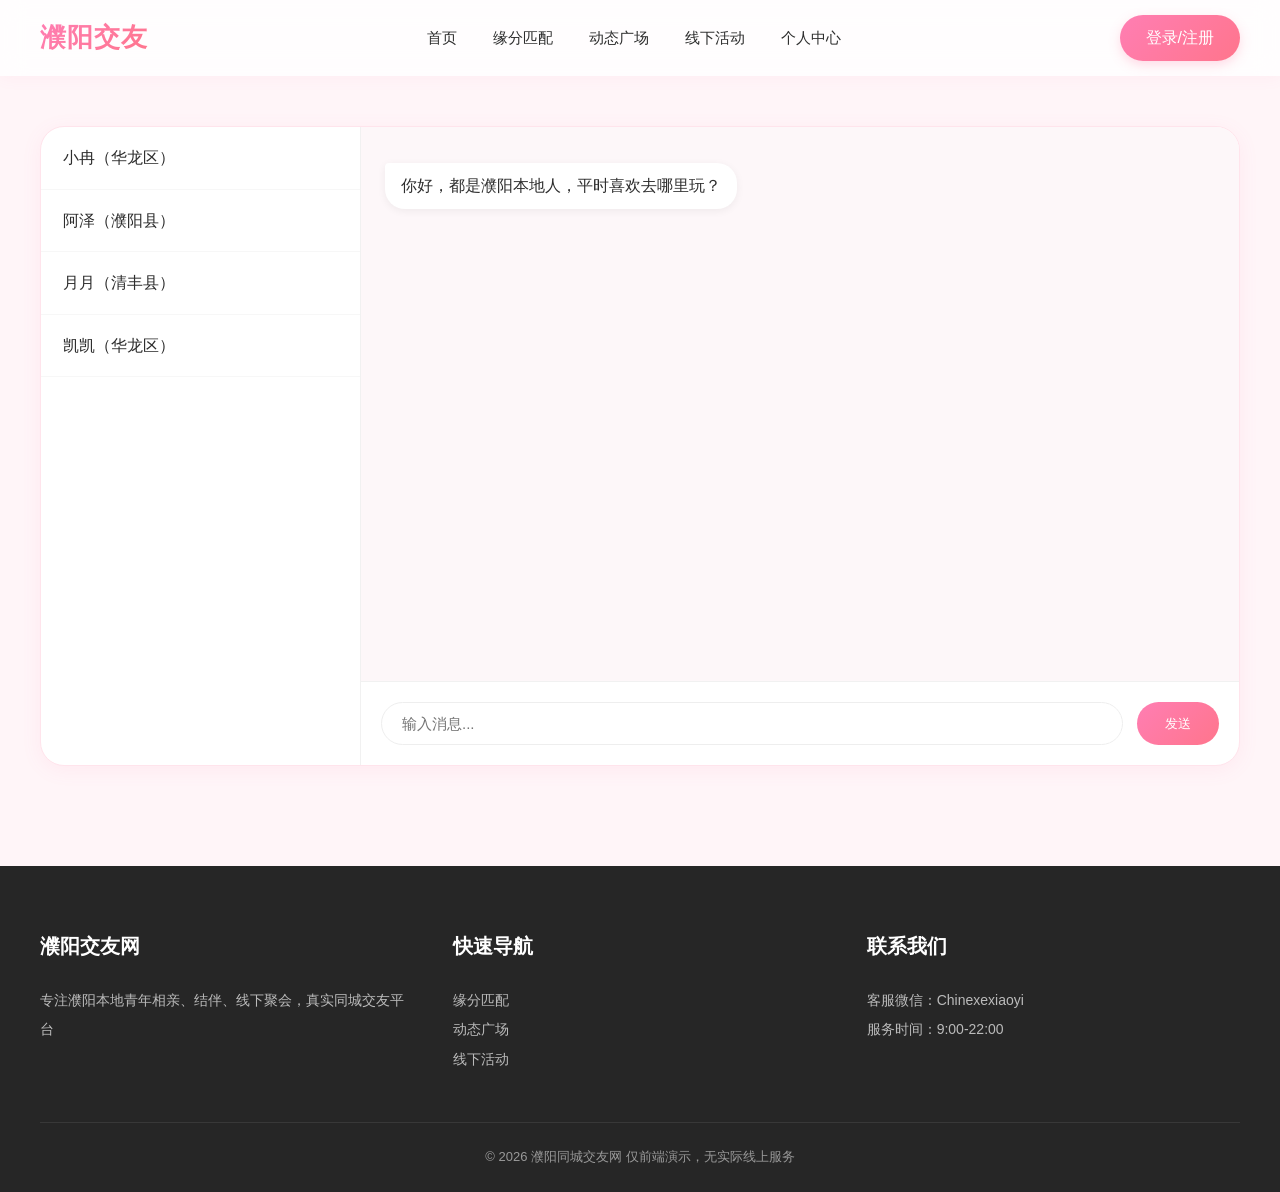
<file: chat.html>
<!DOCTYPE html>
<html lang="zh-CN">
<head>
    <meta charset="UTF-8">
    <meta name="viewport" content="width=device-width, initial-scale=1.0">
    <title>私信聊天 - 濮阳交友网</title>
    <link rel="stylesheet" href="css/main.css">
</head>
<body>
<header>
    <div class="container nav-wrap">
        <a href="index.html" class="logo">濮阳交友</a>
        <ul class="nav-list">
            <li><a href="index.html">首页</a></li>
            <li><a href="match.html">缘分匹配</a></li>
            <li><a href="square.html">动态广场</a></li>
            <li><a href="activity.html">线下活动</a></li>
            <li><a href="user.html">个人中心</a></li>
        </ul>
        <a href="login.html" class="login-btn">登录/注册</a>
    </div>
</header>

<div class="container">
    <div class="chat-wrap">
        <div class="chat-left">
            <div class="chat-user-item">小冉（华龙区）</div>
            <div class="chat-user-item">阿泽（濮阳县）</div>
            <div class="chat-user-item">月月（清丰县）</div>
            <div class="chat-user-item">凯凯（华龙区）</div>
        </div>
        <div class="chat-right">
            <div class="chat-content" id="chatBox">
                <div class="msg-other"><span>你好，都是濮阳本地人，平时喜欢去哪里玩？</span></div>
            </div>
            <div class="chat-input">
                <input type="text" id="msgInput" placeholder="输入消息...">
                <button onclick="sendMsg()">发送</button>
            </div>
        </div>
    </div>
</div>

<footer>
    <div class="container">
        <div class="foot-row">
            <div class="foot-col">
                <h3>濮阳交友网</h3>
                <p>专注濮阳本地青年相亲、结伴、线下聚会，真实同城交友平台</p>
            </div>
            <div class="foot-col">
                <h3>快速导航</h3>
                <p><a href="match.html">缘分匹配</a></p>
                <p><a href="square.html">动态广场</a></p>
                <p><a href="activity.html">线下活动</a></p>
            </div>
            <div class="foot-col">
                <h3>联系我们</h3>
                <p>客服微信：Chinexexiaoyi</p>
                <p>服务时间：9:00-22:00</p>
            </div>
        </div>
        <div class="copyright">
            © 2026 濮阳同城交友网 仅前端演示，无实际线上服务
        </div>
    </div>
</footer>

<script src="js/app.js"></script>
</body>
</html>
</file>
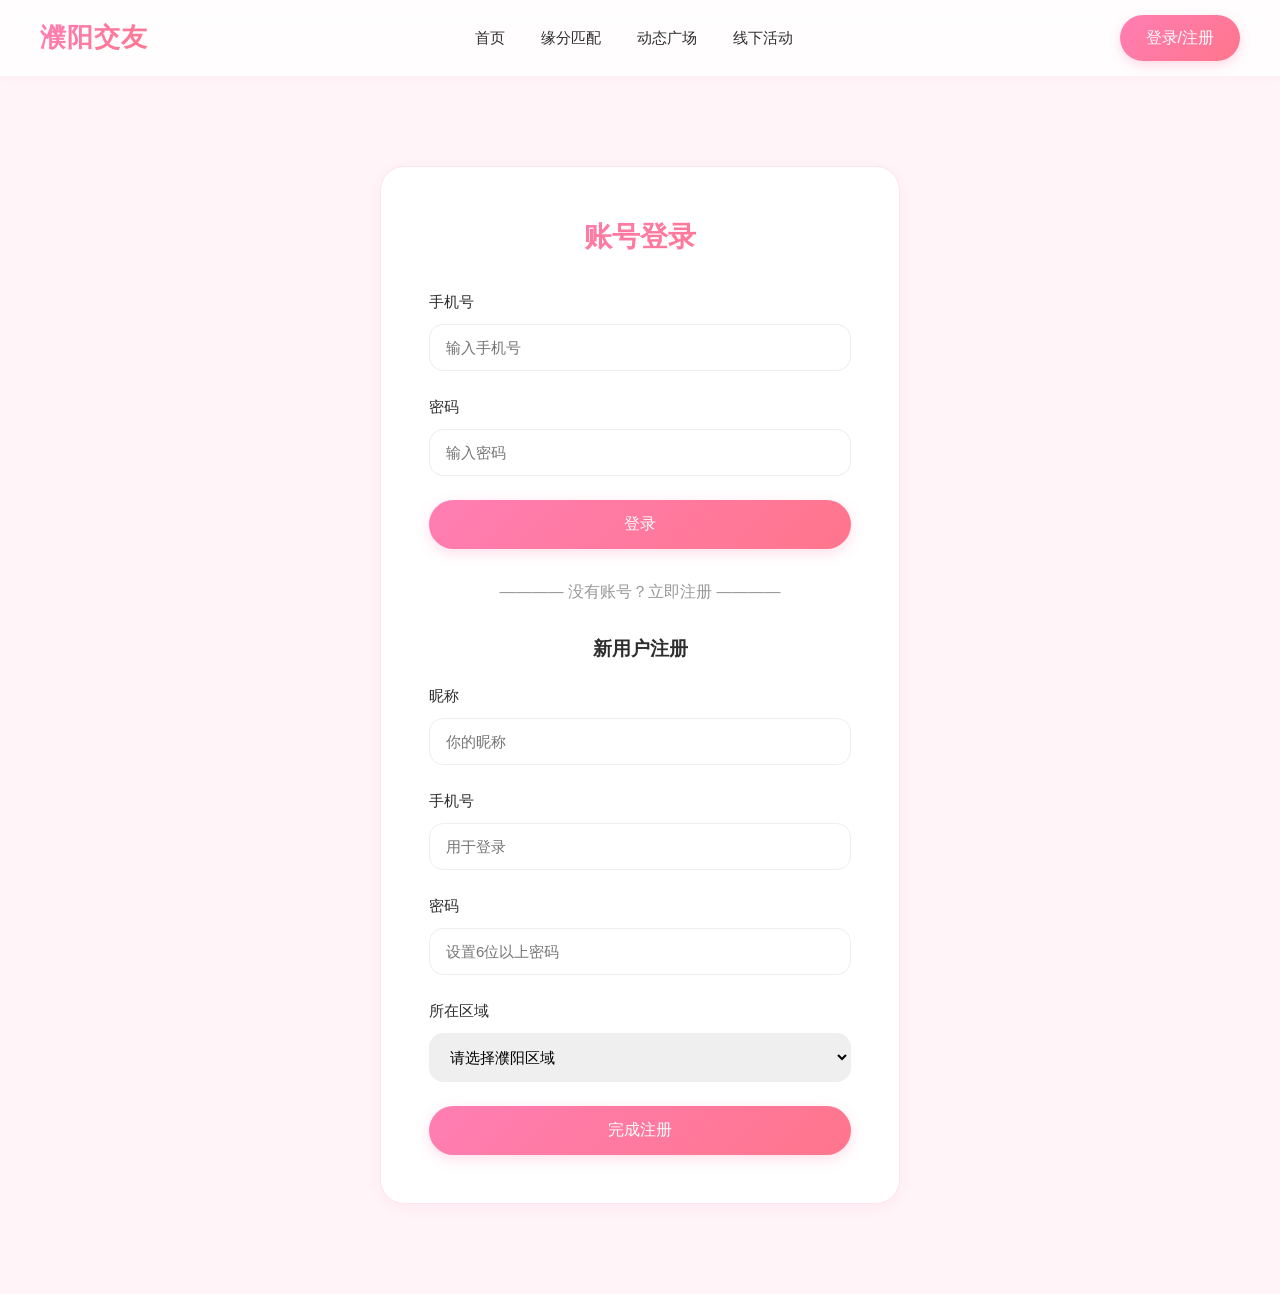
<file: login.html>
<!DOCTYPE html>
<html lang="zh-CN">
<head>
    <meta charset="UTF-8">
    <meta name="viewport" content="width=device-width, initial-scale=1.0">
    <title>登录注册 - 濮阳交友网</title>
    <link rel="stylesheet" href="css/main.css">
</head>
<body>
<header>
    <div class="container nav-wrap">
        <a href="index.html" class="logo">濮阳交友</a>
        <ul class="nav-list">
            <li><a href="index.html">首页</a></li>
            <li><a href="match.html">缘分匹配</a></li>
            <li><a href="square.html">动态广场</a></li>
            <li><a href="activity.html">线下活动</a></li>
        </ul>
        <a href="login.html" class="login-btn">登录/注册</a>
    </div>
</header>

<div class="form-box">
    <h2 style="text-align:center;margin-bottom:30px;">账号登录</h2>
    <div class="form-item">
        <label>手机号</label>
        <input type="tel" id="loginPhone" placeholder="输入手机号">
    </div>
    <div class="form-item">
        <label>密码</label>
        <input type="password" id="loginPwd" placeholder="输入密码">
    </div>
    <button class="submit-btn" onclick="login()">登录</button>

    <div style="margin:30px 0;text-align:center;color:#999;">———— 没有账号？立即注册 ————</div>

    <h3 style="text-align:center;margin-bottom:20px;">新用户注册</h3>
    <div class="form-item">
        <label>昵称</label>
        <input type="text" id="regName" placeholder="你的昵称">
    </div>
    <div class="form-item">
        <label>手机号</label>
        <input type="tel" id="regPhone" placeholder="用于登录">
    </div>
    <div class="form-item">
        <label>密码</label>
        <input type="password" id="regPwd" placeholder="设置6位以上密码">
    </div>
    <div class="form-item">
        <label>所在区域</label>
        <select id="regArea">
            <option value="">请选择濮阳区域</option>
            <option value="华龙区">华龙区</option>
            <option value="濮阳县">濮阳县</option>
            <option value="清丰县">清丰县</option>
            <option value="南乐县">南乐县</option>
            <option value="台前县">台前县</option>
            <option value="范县">范县</option>
        </select>
    </div>
    <button class="submit-btn" onclick="register()">完成注册</button>
</div>

<script src="js/app.js"></script>
</body>
</html>
</file>
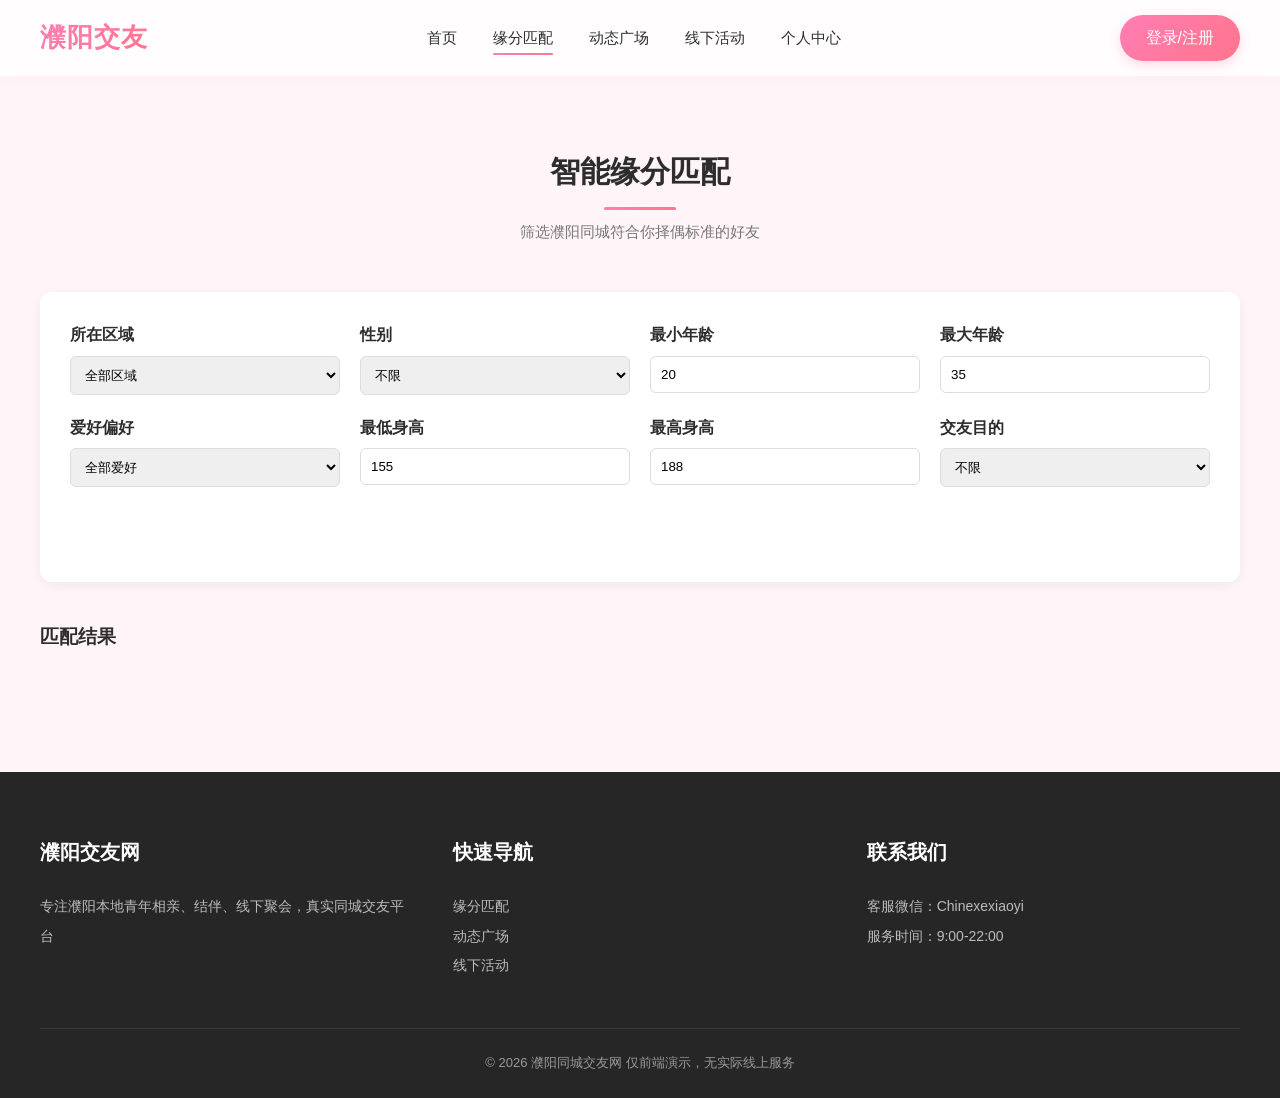
<file: match.html>
<!DOCTYPE html>
<html lang="zh-CN">
<head>
    <meta charset="UTF-8">
    <meta name="viewport" content="width=device-width, initial-scale=1.0">
    <title>缘分匹配 - 濮阳同城交友网</title>
    <link rel="stylesheet" href="css/main.css">
    <style>
        .filter-box {
            background: #fff;
            padding: 30px;
            border-radius: 12px;
            margin: 40px 0;
            box-shadow: 0 3px 12px rgba(0,0,0,0.06);
        }
        .filter-row {
            display: grid;
            grid-template-columns: repeat(4, 1fr);
            gap: 20px;
            margin-bottom: 20px;
        }
        .filter-item label {
            display: block;
            margin-bottom: 8px;
            font-weight: bold;
        }
        .filter-item select, .filter-item input {
            width: 100%;
            padding: 10px;
            border: 1px solid #ddd;
            border-radius: 6px;
        }
        .search-match {
            width: 100%;
            padding: 12px;
            background: var(--main);
            color: #fff;
            border: none;
            border-radius: 6px;
            font-size: 16px;
            cursor: pointer;
        }
        @media(max-width:768px){
            .filter-row {
                grid-template-columns: repeat(2,1fr);
            }
        }
    </style>
</head>
<body>
<header>
    <div class="container nav-wrap">
        <a href="index.html" class="logo">濮阳交友</a>
        <ul class="nav-list">
            <li><a href="index.html">首页</a></li>
            <li><a href="match.html" class="active">缘分匹配</a></li>
            <li><a href="square.html">动态广场</a></li>
            <li><a href="activity.html">线下活动</a></li>
            <li><a href="user.html">个人中心</a></li>
        </ul>
        <a href="login.html" class="login-btn">登录/注册</a>
    </div>
</header>

<div class="container">
    <div class="section-title">
        <h2>智能缘分匹配</h2>
        <p style="margin-top:10px;color:#777;">筛选濮阳同城符合你择偶标准的好友</p>
    </div>

    <!-- 筛选条件区域 -->
    <div class="filter-box">
        <div class="filter-row">
            <div class="filter-item">
                <label>所在区域</label>
                <select id="matchArea">
                    <option value="all">全部区域</option>
                    <option value="华龙区">华龙区</option>
                    <option value="濮阳县">濮阳县</option>
                    <option value="清丰县">清丰县</option>
                    <option value="南乐县">南乐县</option>
                    <option value="台前县">台前县</option>
                    <option value="范县">范县</option>
                </select>
            </div>
            <div class="filter-item">
                <label>性别</label>
                <select id="matchSex">
                    <option value="all">不限</option>
                    <option value="女">女生</option>
                    <option value="男">男生</option>
                </select>
            </div>
            <div class="filter-item">
                <label>最小年龄</label>
                <input type="number" id="minAge" value="20" min="18" max="45">
            </div>
            <div class="filter-item">
                <label>最大年龄</label>
                <input type="number" id="maxAge" value="35" min="18" max="45">
            </div>
        </div>
        <div class="filter-row">
            <div class="filter-item">
                <label>爱好偏好</label>
                <select id="matchHobby">
                    <option value="all">全部爱好</option>
                    <option value="探店">美食探店</option>
                    <option value="爬山">户外爬山</option>
                    <option value="剧本杀">剧本杀桌游</option>
                    <option value="拍照">摄影拍照</option>
                    <option value="健身">运动健身</option>
                </select>
            </div>
            <div class="filter-item">
                <label>最低身高</label>
                <input type="number" id="minHeight" value="155" min="150" max="190">
            </div>
            <div class="filter-item">
                <label>最高身高</label>
                <input type="number" id="maxHeight" value="188" min="150" max="190">
            </div>
            <div class="filter-item">
                <label>交友目的</label>
                <select id="matchType">
                    <option value="all">不限</option>
                    <option value="friend">普通结伴交友</option>
                    <option value="love">恋爱相亲脱单</option>
                </select>
            </div>
        </div>
        <button class="search-match" onclick="filterMatch()">开始匹配缘分</button>
    </div>

    <!-- 匹配结果区域 -->
    <h3 style="margin-bottom:20px;">匹配结果</h3>
    <div class="user-row" id="matchWrap"></div>
</div>

<footer>
    <div class="container">
        <div class="foot-row">
            <div class="foot-col">
                <h3>濮阳交友网</h3>
                <p>专注濮阳本地青年相亲、结伴、线下聚会，真实同城交友平台</p>
            </div>
            <div class="foot-col">
                <h3>快速导航</h3>
                <p><a href="match.html">缘分匹配</a></p>
                <p><a href="square.html">动态广场</a></p>
                <p><a href="activity.html">线下活动</a></p>
            </div>
            <div class="foot-col">
                <h3>联系我们</h3>
                <p>客服微信：Chinexexiaoyi</p>
                <p>服务时间：9:00-22:00</p>
            </div>
        </div>
        <div class="copyright">
            © 2026 濮阳同城交友网 仅前端演示，无实际线上服务
        </div>
    </div>
</footer>

<script src="js/app.js"></script>
<script>
// 匹配筛选函数
function filterMatch(){
    const area = document.getElementById("matchArea").value;
    const minAge = Number(document.getElementById("minAge").value);
    const maxAge = Number(document.getElementById("maxAge").value);
    const minH = Number(document.getElementById("minHeight").value);
    const maxH = Number(document.getElementById("maxHeight").value);
    let filterList = UserList.filter(item=>{
        let areaOk = area === "all" || item.area === area;
        let ageOk = item.age >= minAge && item.age <= maxAge;
        let heightNum = Number(item.height);
        let heightOk = heightNum >= minH && heightNum <= maxH;
        return areaOk && ageOk && heightOk;
    })
    const wrap = document.getElementById("matchWrap");
    if(filterList.length === 0){
        wrap.innerHTML = `<div style="grid-column:1/-1;text-align:center;padding:60px;background:#fff;border-radius:12px;">暂无匹配用户，更换筛选条件试试</div>`;
        return;
    }
    let html = "";
    filterList.forEach(u=>{
        html += `
        <div class="user-card">
            <img src="${u.img}" class="user-img">
            <div class="user-info">
                <div class="user-name">
                    ${u.name} <span class="user-tag">${u.age}岁/${u.height}cm</span>
                </div>
                <p class="user-desc">爱好：${u.hobby}</p>
                <p class="user-area">📍 ${u.area}</p>
                <button class="card-btn" onclick="goChat(${u.id})">私信打招呼</button>
            </div>
        </div>
        `
    })
    wrap.innerHTML = html;
}
// 页面默认加载全部用户
window.onload = function(){
    renderUser();
}
</script>
</body>
</html>
</file>
<file: css/main.css>
* {
    margin: 0;
    padding: 0;
    box-sizing: border-box;
    font-family: "PingFang SC", "Microsoft YaHei", sans-serif;
}
:root {
    --primary: #ff6b9d;
    --primary-light: #ffb4c9;
    --primary-gradient: linear-gradient(135deg, #ff7eb3 0%, #ff758c 100%);
    --soft-bg: #fff5f8;
    --white: #ffffff;
    --text-dark: #2d2d2d;
    --text-gray: #888888;
    --light-border: #ffe4ec;
    --shadow-soft: 0 4px 20px rgba(255, 107, 157, 0.08);
    --shadow-hover: 0 10px 30px rgba(255, 107, 157, 0.18);
    --radius-sm: 8px;
    --radius-md: 14px;
    --radius-lg: 24px;
    --radius-full: 999px;
}
body {
    background-color: var(--soft-bg);
    color: var(--text-dark);
    line-height: 1.6;
}
a {
    text-decoration: none;
    color: inherit;
    transition: all 0.25s ease;
}
ul {
    list-style: none;
}
button, input, select, textarea {
    font-family: inherit;
    border: none;
    outline: none;
}
.container {
    max-width: 1240px;
    margin: 0 auto;
    padding: 0 20px;
}

/* 毛玻璃导航栏 */
header {
    position: sticky;
    top: 0;
    z-index: 999;
    backdrop-filter: blur(12px);
    background: rgba(255, 255, 255, 0.82);
    box-shadow: 0 2px 15px rgba(255, 107, 157, 0.06);
}
.nav-wrap {
    display: flex;
    justify-content: space-between;
    align-items: center;
    height: 76px;
}
.logo {
    font-size: 26px;
    font-weight: 700;
    background: var(--primary-gradient);
    -webkit-background-clip: text;
    color: transparent;
    letter-spacing: 1px;
}
.nav-list {
    display: flex;
    gap: 36px;
    align-items: center;
}
.nav-list a {
    font-size: 15px;
    font-weight: 500;
    padding: 9px 0;
    position: relative;
    color: var(--text-dark);
}
.nav-list a::after {
    content: "";
    position: absolute;
    width: 0;
    height: 2.5px;
    bottom: 0;
    left: 0;
    background: var(--primary-gradient);
    border-radius: var(--radius-full);
    transition: width 0.3s ease;
}
.nav-list a.active::after,
.nav-list a:hover::after {
    width: 100%;
}
.login-btn {
    background: var(--primary-gradient);
    color: #fff;
    padding: 10px 26px;
    border-radius: var(--radius-full);
    font-weight: 500;
    box-shadow: 0 4px 12px rgba(255, 107, 157, 0.25);
}
.login-btn:hover {
    transform: translateY(-2px);
    box-shadow: 0 6px 18px rgba(255, 107, 157, 0.32);
}

/* 渐变氛围感Banner */
.banner {
    height: 440px;
    border-radius: 0 0 var(--radius-lg) var(--radius-lg);
    background: var(--primary-gradient);
    position: relative;
    overflow: hidden;
    display: flex;
    align-items: center;
}
.banner::before {
    content: "";
    position: absolute;
    width: 320px;
    height: 320px;
    background: rgba(255,255,255,0.12);
    border-radius: 50%;
    top: -120px;
    right: -80px;
}
.banner::after {
    content: "";
    position: absolute;
    width: 180px;
    height: 180px;
    background: rgba(255,255,255,0.08);
    border-radius: 50%;
    bottom: -60px;
    left: 120px;
}
.banner-text {
    position: relative;
    z-index: 2;
    color: #fff;
}
.banner-text h1 {
    font-size: 46px;
    line-height: 1.3;
    margin-bottom: 18px;
    text-shadow: 0 2px 10px rgba(0,0,0,0.08);
}
.banner-text p {
    font-size: 19px;
    opacity: 0.95;
    margin-bottom: 36px;
    max-width: 620px;
}
.banner-btn {
    background: #fff;
    color: var(--primary);
    padding: 14px 38px;
    border-radius: var(--radius-full);
    font-weight: 600;
    font-size: 16px;
    box-shadow: 0 6px 16px rgba(0,0,0,0.12);
}
.banner-btn:hover {
    transform: translateY(-3px);
    box-shadow: 0 10px 24px rgba(0,0,0,0.16);
}

/* 板块标题美化 */
.section-title {
    text-align: center;
    margin: 72px 0 48px;
}
.section-title h2 {
    font-size: 30px;
    color: var(--text-dark);
    position: relative;
    display: inline-block;
    padding-bottom: 14px;
}
.section-title h2::after {
    content: "";
    width: 72px;
    height: 3.5px;
    background: var(--primary-gradient);
    border-radius: var(--radius-full);
    position: absolute;
    bottom: 0;
    left: 50%;
    transform: translateX(-50%);
}
.section-title p {
    margin-top: 12px;
    color: var(--text-gray);
    font-size: 15px;
}

/* 用户卡片 轻奢圆角悬浮 */
.user-row {
    display: grid;
    grid-template-columns: repeat(4, 1fr);
    gap: 26px;
}
.user-card {
    background: var(--white);
    border-radius: var(--radius-md);
    overflow: hidden;
    box-shadow: var(--shadow-soft);
    transition: all 0.3s ease;
    border: 1px solid var(--light-border);
}
.user-card:hover {
    transform: translateY(-10px);
    box-shadow: var(--shadow-hover);
}
.user-img {
    width: 100%;
    height: 260px;
    object-fit: cover;
}
.user-info {
    padding: 20px;
}
.user-name {
    font-size: 19px;
    font-weight: 600;
    display: flex;
    justify-content: space-between;
    align-items: center;
}
.user-tag {
    font-size: 13px;
    padding: 3px 10px;
    background: var(--primary-light);
    color: var(--primary);
    border-radius: var(--radius-full);
}
.user-desc {
    color: var(--text-gray);
    margin: 10px 0;
    font-size: 14px;
}
.user-area {
    font-size: 13px;
    color: #999;
    display: flex;
    align-items: center;
    gap: 4px;
}
.card-btn {
    width: 100%;
    margin-top: 16px;
    padding: 10px;
    border: 1.5px solid var(--primary);
    color: var(--primary);
    background: transparent;
    border-radius: var(--radius-full);
    cursor: pointer;
    font-weight: 500;
    transition: all 0.25s ease;
}
.card-btn:hover {
    background: var(--primary-gradient);
    color: #fff;
    border-color: transparent;
}

/* 活动卡片 */
.activity-row {
    display: grid;
    grid-template-columns: repeat(3,1fr);
    gap: 26px;
}
.activity-card {
    background: var(--white);
    border-radius: var(--radius-md);
    overflow: hidden;
    box-shadow: var(--shadow-soft);
    border: 1px solid var(--light-border);
    transition: 0.3s;
}
.activity-card:hover {
    transform: translateY(-8px);
    box-shadow: var(--shadow-hover);
}
.activity-img {
    width: 100%;
    height: 210px;
    object-fit: cover;
}
.activity-info {
    padding: 20px;
}
.activity-info h4 {
    font-size: 18px;
    margin-bottom: 10px;
}
.activity-time {
    color: var(--primary);
    font-size: 14px;
    margin-bottom: 6px;
}

/* 页脚美化 */
footer {
    background: #262626;
    color: #cccccc;
    padding: 64px 0 24px;
    margin-top: 100px;
}
.foot-row {
    display: grid;
    grid-template-columns: repeat(3,1fr);
    gap: 40px;
}
.foot-col h3 {
    color: #fff;
    font-size: 20px;
    margin-bottom: 24px;
}
.foot-col p, .foot-col a {
    line-height: 2.1;
    font-size: 14px;
    color: #bbbbbb;
}
.foot-col a:hover {
    color: var(--primary-light);
}
.copyright {
    text-align: center;
    margin-top: 48px;
    padding-top: 24px;
    border-top: 1px solid #383838;
    font-size: 13px;
    color: #999;
}

/* 表单页面美化 */
.form-box {
    max-width: 520px;
    background: var(--white);
    margin: 90px auto;
    padding: 48px;
    border-radius: var(--radius-lg);
    box-shadow: var(--shadow-soft);
    border: 1px solid var(--light-border);
}
.form-box h2 {
    text-align: center;
    font-size: 28px;
    margin-bottom: 36px;
    background: var(--primary-gradient);
    -webkit-background-clip: text;
    color: transparent;
}
.form-item {
    margin-bottom: 24px;
}
.form-item label {
    display: block;
    margin-bottom: 10px;
    font-weight: 500;
    font-size: 15px;
}
.form-item input, .form-item select, .form-item textarea {
    width: 100%;
    padding: 14px 16px;
    border: 1.5px solid #eee;
    border-radius: var(--radius-md);
    font-size: 15px;
    transition: border 0.25s;
}
.form-item input:focus, .form-item select:focus, .form-item textarea:focus {
    border-color: var(--primary-light);
}
.submit-btn {
    width: 100%;
    padding: 14px;
    background: var(--primary-gradient);
    color: #fff;
    border-radius: var(--radius-full);
    font-size: 16px;
    font-weight: 500;
    cursor: pointer;
    box-shadow: 0 4px 14px rgba(255,107,157,0.22);
    transition: 0.25s;
}
.submit-btn:hover {
    transform: translateY(-2px);
    box-shadow: 0 7px 20px rgba(255,107,157,0.3);
}

/* 聊天页面高级样式 */
.chat-wrap {
    display: flex;
    background: var(--white);
    height: 640px;
    margin: 50px 0;
    border-radius: var(--radius-lg);
    overflow: hidden;
    box-shadow: var(--shadow-soft);
    border: 1px solid var(--light-border);
}
.chat-left {
    width: 320px;
    border-right: 1px solid #f1f1f1;
    overflow-y: auto;
}
.chat-user-item {
    padding: 18px 22px;
    border-bottom: 1px solid #f7f7f7;
    cursor: pointer;
    transition: background 0.2s;
}
.chat-user-item:hover {
    background: var(--soft-bg);
}
.chat-right {
    flex: 1;
    display: flex;
    flex-direction: column;
}
.chat-content {
    flex: 1;
    padding: 24px;
    overflow-y: auto;
    background: #fdf7f9;
}
.msg-self {
    text-align: right;
    margin: 12px 0;
}
.msg-self span {
    display: inline-block;
    background: var(--primary-gradient);
    color: #fff;
    padding: 10px 16px;
    border-radius: 20px 4px 20px 20px;
    max-width: 72%;
    line-height: 1.5;
}
.msg-other {
    text-align: left;
    margin: 12px 0;
}
.msg-other span {
    display: inline-block;
    background: #fff;
    padding: 10px 16px;
    border-radius: 4px 20px 20px 20px;
    max-width: 72%;
    box-shadow: 0 2px 8px rgba(0,0,0,0.06);
}
.chat-input {
    display: flex;
    padding: 20px;
    border-top: 1px solid #f1f1f1;
    gap: 14px;
}
.chat-input input {
    flex: 1;
    padding: 12px 20px;
    border: 1.5px solid #eee;
    border-radius: var(--radius-full);
    font-size: 15px;
}
.chat-input input:focus {
    border-color: var(--primary-light);
}
.chat-input button {
    padding: 12px 28px;
    background: var(--primary-gradient);
    color: #fff;
    border-radius: var(--radius-full);
    cursor: pointer;
    font-weight: 500;
}

/* 移动端适配 */
@media(max-width:992px){
    .user-row {
        grid-template-columns: repeat(2,1fr);
    }
    .activity-row {
        grid-template-columns: repeat(2,1fr);
    }
    .banner-text h1 {
        font-size: 34px;
    }
}
@media(max-width:768px){
    .nav-list {
        display: none;
    }
    .user-row, .activity-row {
        grid-template-columns: 1fr;
    }
    .banner {
        height: 340px;
    }
    .banner-text h1 {
        font-size: 28px;
    }
    .chat-wrap {
        flex-direction: column;
        height: auto;
    }
    .chat-left {
        width: 100%;
        height: 240px;
        border-right: none;
        border-bottom: 1px solid #f1f1f1;
    }
    .foot-row {
        grid-template-columns: 1fr;
        gap: 32px;
    }
}
</file>
